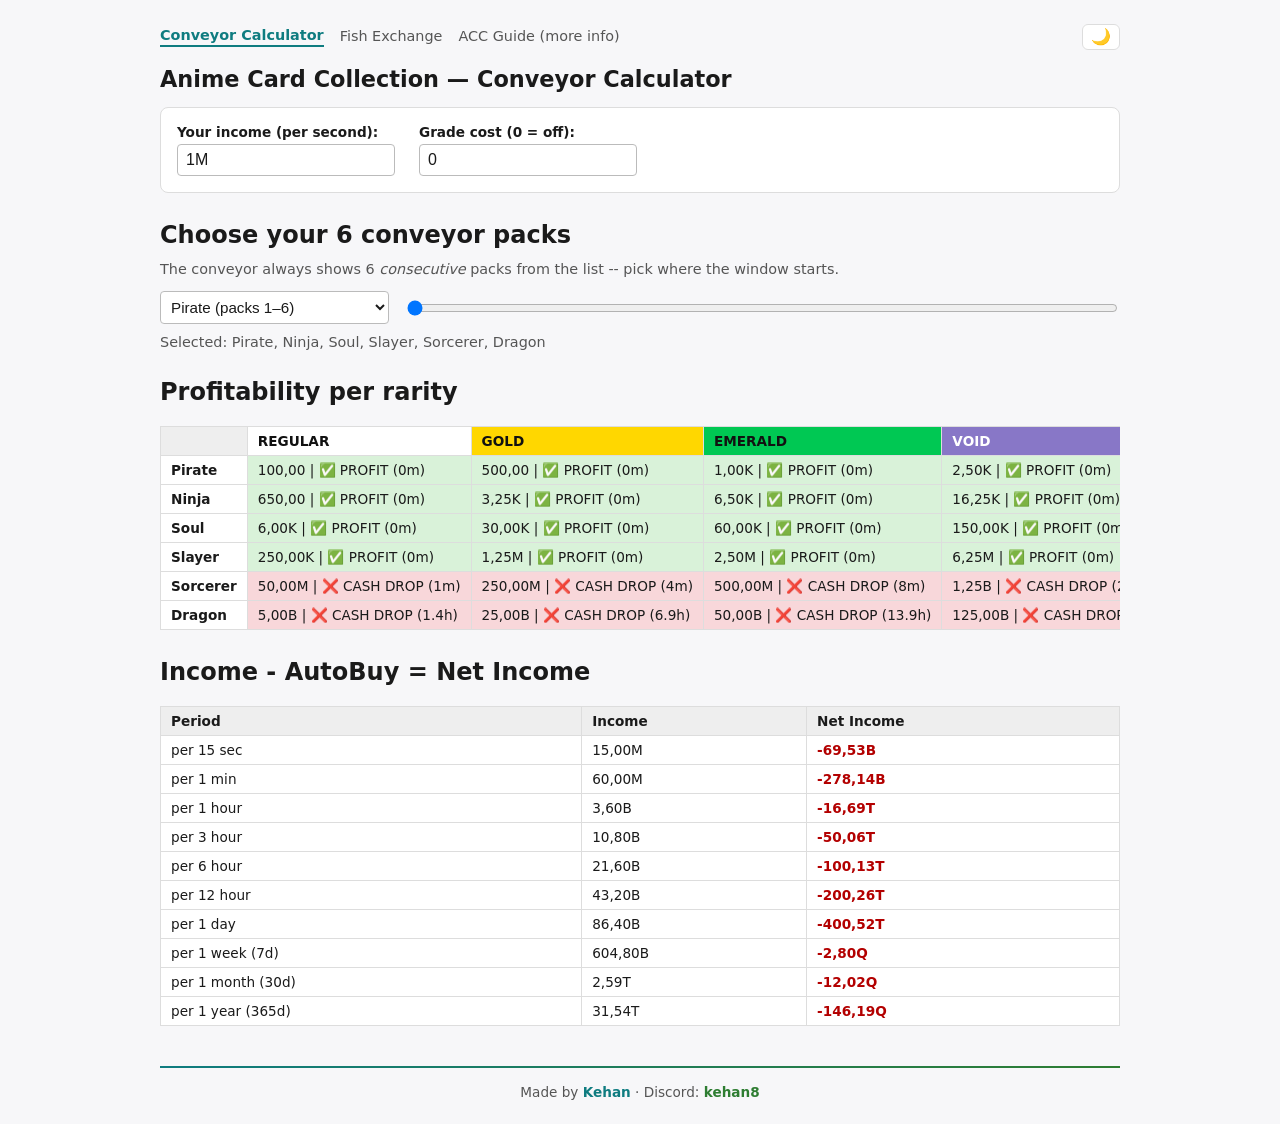
<file: index.html>
<!doctype html>
<html lang="en">
<head>
  <meta charset="UTF-8" />
  <meta name="viewport" content="width=device-width, initial-scale=1.0" />
  <title>Anime Card Collection Calculator</title>
  <link rel="stylesheet" href="style.css" />
  <script src="theme.js"></script>
</head>
<body>
  <nav class="site-nav">
    <a href="index.html" class="active">Conveyor Calculator</a>
    <a href="fish.html">Fish Exchange</a>
    <a href="https://docs.google.com/document/d/1gUpdrOSE_iLSi490szwMQ0rOaHFTAIxCz2Qb9LIMw8s/edit?tab=t.0" target="_blank" rel="noopener">ACC Guide (more info)</a>
    <button type="button" id="theme-toggle" class="theme-toggle" aria-label="Switch to dark mode">🌙</button>
  </nav>

  <h1>Anime Card Collection — Conveyor Calculator</h1>

  <section class="inputs">
    <label>
      Your income (per second):
      <input type="text" id="income-input" value="1M" />
    </label>
    <label>
      Grade cost (0 = off):
      <input type="text" id="grade-input" value="0" />
    </label>
  </section>

  <section>
    <h2>Choose your 6 conveyor packs</h2>
    <p class="hint">The conveyor always shows 6 <em>consecutive</em> packs from the list -- pick where the window starts.</p>
    <div class="pack-window-picker">
      <select id="start-pack"></select>
      <input type="range" id="start-pack-slider" min="0" step="1" />
    </div>
    <div id="pack-window-preview" class="pack-window-preview"></div>
  </section>

  <section>
    <h2>Profitability per rarity</h2>
    <div class="table-wrap">
      <table id="rarity-table"></table>
    </div>
  </section>

  <section>
    <h2>Income - AutoBuy = Net Income</h2>
    <div class="table-wrap">
      <table id="net-table"></table>
    </div>
  </section>

  <footer class="site-footer">
    Made by <span class="footer-name">Kehan</span> · Discord: <span class="footer-discord">kehan8</span>
  </footer>

  <script src="config.js"></script>
  <script src="data.js"></script>
  <script src="script.js"></script>
</body>
</html>
</file>
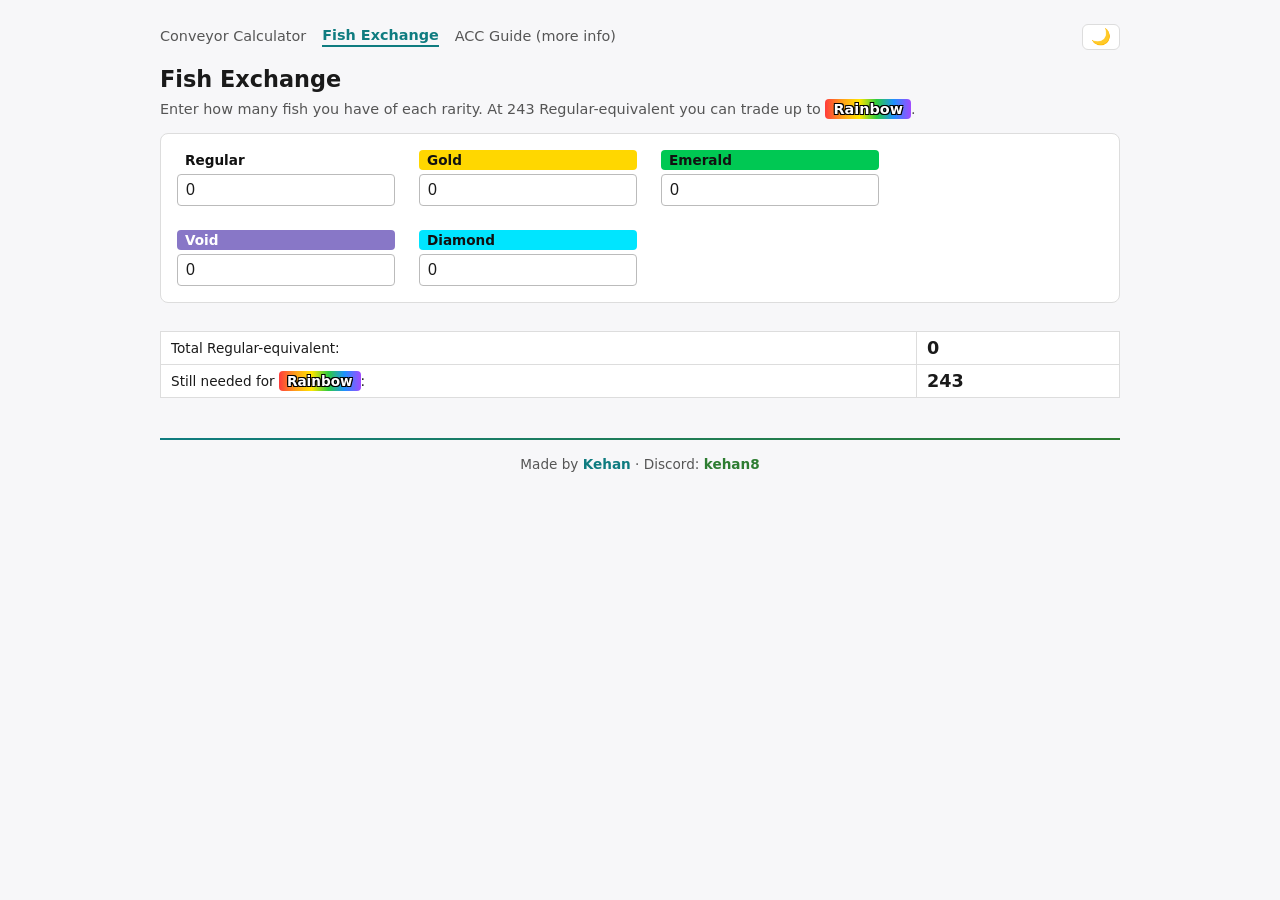
<file: fish.html>
<!doctype html>
<html lang="en">
<head>
  <meta charset="UTF-8" />
  <meta name="viewport" content="width=device-width, initial-scale=1.0" />
  <title>Anime Card Collection Calculator</title>
  <link rel="stylesheet" href="style.css" />
  <script src="theme.js"></script>
</head>
<body>
  <nav class="site-nav">
    <a href="index.html">Conveyor Calculator</a>
    <a href="fish.html" class="active">Fish Exchange</a>
    <a href="https://docs.google.com/document/d/1gUpdrOSE_iLSi490szwMQ0rOaHFTAIxCz2Qb9LIMw8s/edit?tab=t.0" target="_blank" rel="noopener">ACC Guide (more info)</a>
    <button type="button" id="theme-toggle" class="theme-toggle" aria-label="Switch to dark mode">🌙</button>
  </nav>

  <h1>Fish Exchange</h1>
  <p class="hint">Enter how many fish you have of each rarity. At 243 Regular-equivalent you can trade up to <span class="fish-label rarity-rainbow">Rainbow</span>.</p>

  <section class="inputs">
    <label>
      <span class="fish-label rarity-regular">Regular</span>
      <input type="number" id="fish-Regular" value="0" min="0" />
    </label>
    <label>
      <span class="fish-label rarity-gold">Gold</span>
      <input type="number" id="fish-Gold" value="0" min="0" />
    </label>
    <label>
      <span class="fish-label rarity-emerald">Emerald</span>
      <input type="number" id="fish-Emerald" value="0" min="0" />
    </label>
    <label>
      <span class="fish-label rarity-void">Void</span>
      <input type="number" id="fish-Void" value="0" min="0" />
    </label>
    <label>
      <span class="fish-label rarity-diamond">Diamond</span>
      <input type="number" id="fish-Diamond" value="0" min="0" />
    </label>
  </section>

  <section class="table-wrap">
    <table>
      <tr><td>Total Regular-equivalent:</td><td id="fish-total" class="fish-result"></td></tr>
      <tr><td>Still needed for <span class="fish-label rarity-rainbow">Rainbow</span>:</td><td id="fish-needed" class="fish-result"></td></tr>
    </table>
  </section>

  <footer class="site-footer">
    Made by <span class="footer-name">Kehan</span> · Discord: <span class="footer-discord">kehan8</span>
  </footer>

  <script src="config.js"></script>
  <script src="fish.js"></script>
</body>
</html>
</file>
<file: style.css>
/* Theme colors: light is the default, dark is turned on by theme.js */
:root {
  --bg: #f7f7f9;
  --text: #1a1a1a;
  --muted: #555;
  --card: white;
  --border: #ddd;
  --input-border: #bbb;
  --th-bg: #eee;
  --status-profit: #d9f2d9;
  --status-slow-drain: #fff3cd;
  --status-cash-drop: #f8d7da;
  --status-negative: #f5c2c7;
  --net-positive: #1a7a1a;
  --net-negative: #b30000;
  --footer-aqua: #0f7c80;
  --footer-green: #2e7d32;
  --accent: #0f7c80;
  color-scheme: light;
}

[data-theme="dark"] {
  --bg: #121417;
  --text: #e6e6e6;
  --muted: #a0a0a0;
  --card: #1c1f24;
  --border: #333;
  --input-border: #444;
  --th-bg: #262a30;
  --status-profit: #1e3a24;
  --status-slow-drain: #3d3517;
  --status-cash-drop: #4a2126;
  --status-negative: #5c1f26;
  --net-positive: #66bb6a;
  --net-negative: #ef5350;
  --footer-aqua: #4db6ac;
  --footer-green: #66bb6a;
  --accent: #4db6ac;
  color-scheme: dark;
}

body {
  font-family: system-ui, sans-serif;
  max-width: 960px;
  margin: 0 auto;
  padding: 24px;
  background: var(--bg);
  color: var(--text);
}

h1 {
  font-size: 1.4rem;
}

.site-nav {
  display: flex;
  align-items: center;
  gap: 16px;
  margin-bottom: 16px;
  font-size: 0.9rem;
}

.site-nav a {
  color: var(--muted);
  text-decoration: none;
  padding-bottom: 2px;
}

.site-nav a.active {
  color: var(--accent);
  font-weight: 700;
  border-bottom: 2px solid var(--accent);
}

/* Dark mode toggle, pushed to the right side of the nav */
.theme-toggle {
  margin-left: auto;
  background: var(--card);
  border: 1px solid var(--border);
  border-radius: 6px;
  padding: 4px 8px;
  font-size: 1rem;
  line-height: 1;
  cursor: pointer;
}

.hint {
  color: var(--muted);
  font-size: 0.9rem;
  margin-top: -8px;
}

.fish-result {
  font-weight: 700;
  font-size: 1.1rem;
}

section {
  margin-bottom: 28px;
}

.inputs {
  display: flex;
  gap: 24px;
  flex-wrap: wrap;
  background: var(--card);
  padding: 16px;
  border-radius: 8px;
  border: 1px solid var(--border);
}

.inputs label {
  display: flex;
  flex-direction: column;
  gap: 4px;
  font-size: 0.85rem;
  font-weight: 600;
}

.inputs input {
  font-size: 1rem;
  padding: 6px 8px;
  border: 1px solid var(--input-border);
  border-radius: 4px;
  background: var(--card);
  color: var(--text);
}

.pack-window-picker {
  display: flex;
  align-items: center;
  gap: 16px;
  flex-wrap: wrap;
}

.pack-window-picker select {
  padding: 6px;
  border-radius: 4px;
  border: 1px solid var(--input-border);
  font-size: 0.95rem;
  min-width: 220px;
  background: var(--card);
  color: var(--text);
}

.pack-window-picker input[type="range"] {
  flex: 1;
  min-width: 200px;
}

.pack-window-preview {
  margin-top: 10px;
  font-size: 0.9rem;
  color: var(--muted);
}

.table-wrap {
  overflow-x: auto;
}

table {
  border-collapse: collapse;
  width: 100%;
  background: var(--card);
}

th, td {
  border: 1px solid var(--border);
  padding: 6px 10px;
  text-align: left;
  white-space: nowrap;
  font-size: 0.85rem;
}

th {
  background: var(--th-bg);
}

.pack-name {
  font-weight: 600;
}

.status-profit {
  background: var(--status-profit);
}

.status-slow_drain {
  background: var(--status-slow-drain);
}

.status-cash_drop {
  background: var(--status-cash-drop);
}

.status-negative {
  background: var(--status-negative);
  font-weight: 600;
}

.net-positive {
  color: var(--net-positive);
  font-weight: 600;
}

.net-negative {
  color: var(--net-negative);
  font-weight: 600;
}

/* Rarity colors, shared between the conveyor table headers and the fish labels */
.rarity-regular { background: #ffffff; color: #111; }
.rarity-gold { background: #ffd700; color: #111; }
.rarity-emerald { background: #00c853; color: #111; }
.rarity-void { background: #8877c7; color: #fff; }
.rarity-diamond { background: #00e5ff; color: #111; }
/* Rainbow: multi-color gradient like in the game, white text with a dark outline so it stays readable */
.rarity-rainbow {
  background: linear-gradient(to right, #ff3b3b, #ff9f1a, #ffe600, #2ecc40, #1e90ff, #a24bff);
  color: #fff;
  text-shadow: -1px -1px 0 #000, 1px -1px 0 #000, -1px 1px 0 #000, 1px 1px 0 #000;
}

.fish-label {
  display: inline-block;
  padding: 2px 8px;
  border-radius: 4px;
  font-weight: 700;
}

/* Footer: muted aqua + green */
.site-footer {
  margin-top: 40px;
  padding-top: 16px;
  border-top: 2px solid;
  border-image: linear-gradient(to right, var(--footer-aqua), var(--footer-green)) 1;
  text-align: center;
  font-size: 0.85rem;
  color: var(--muted);
}

.footer-name {
  color: var(--footer-aqua);
  font-weight: 700;
}

.footer-discord {
  color: var(--footer-green);
  font-weight: 700;
}
</file>
